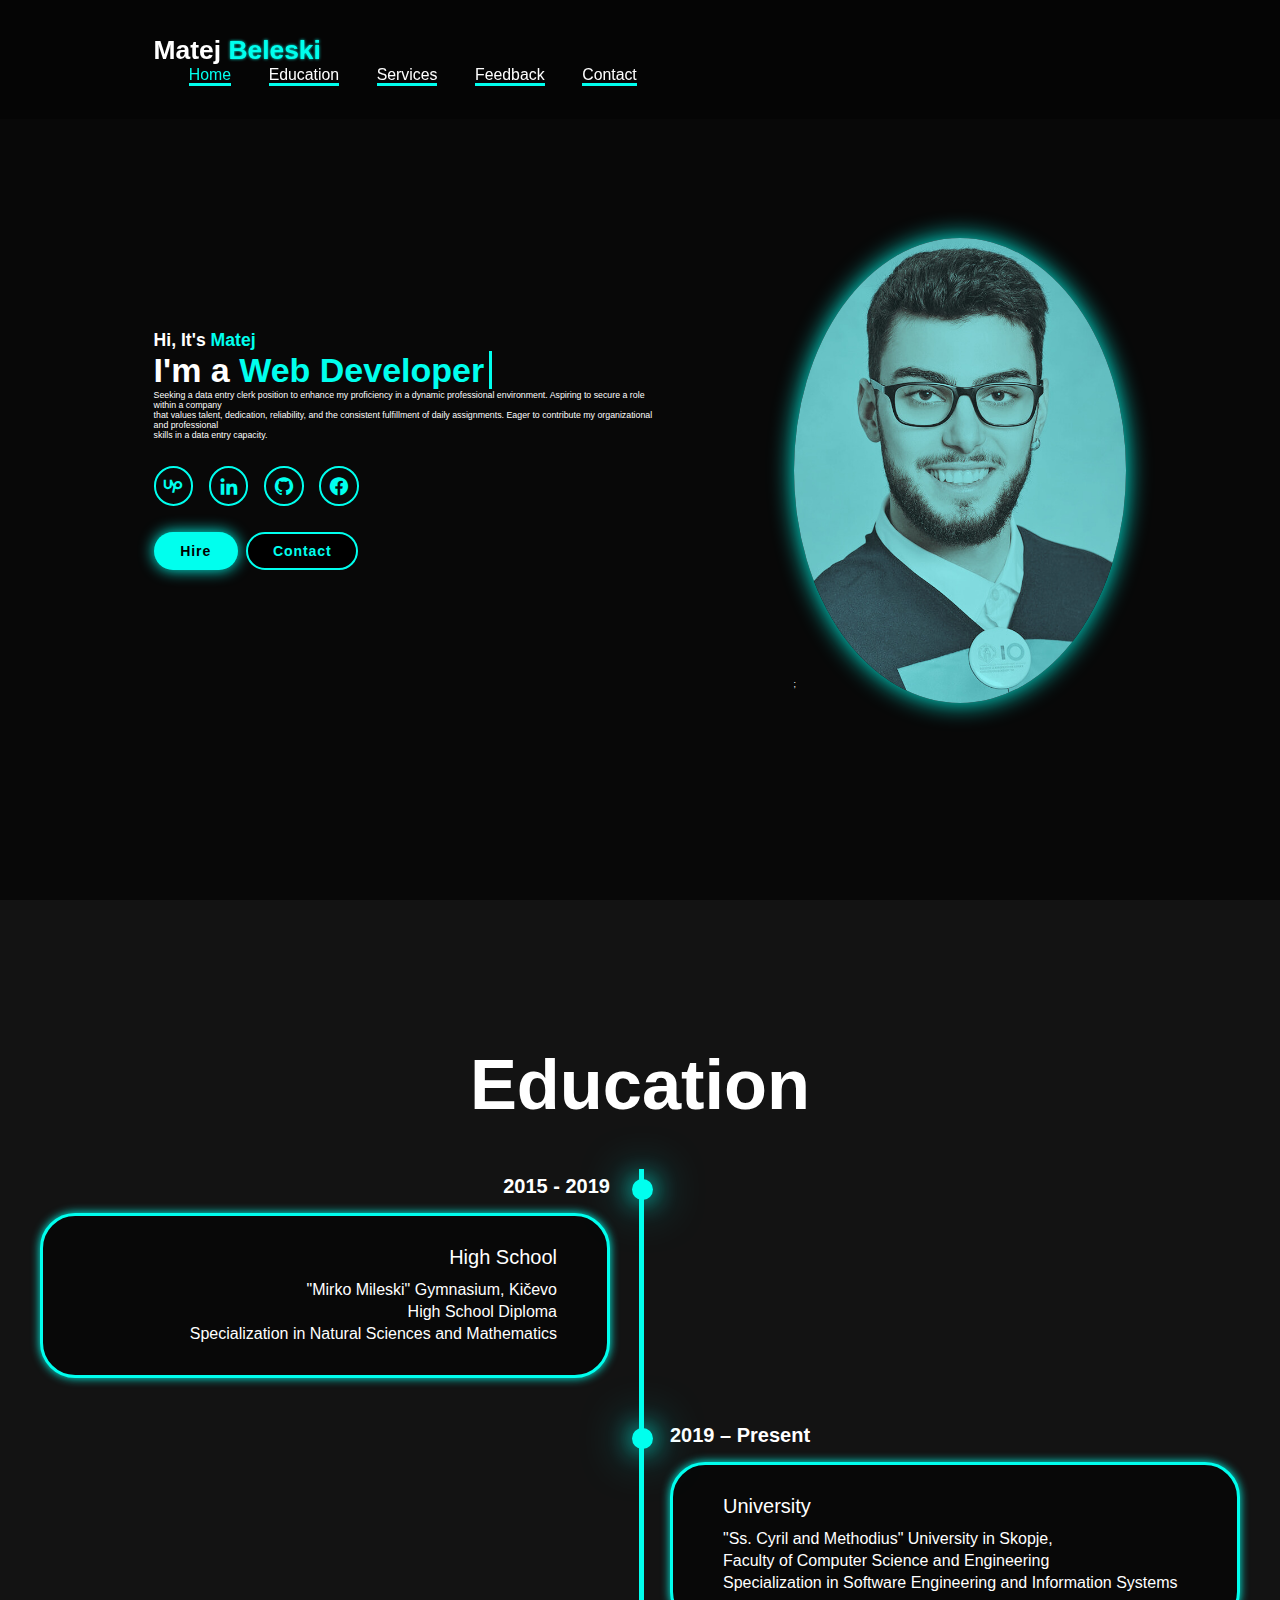
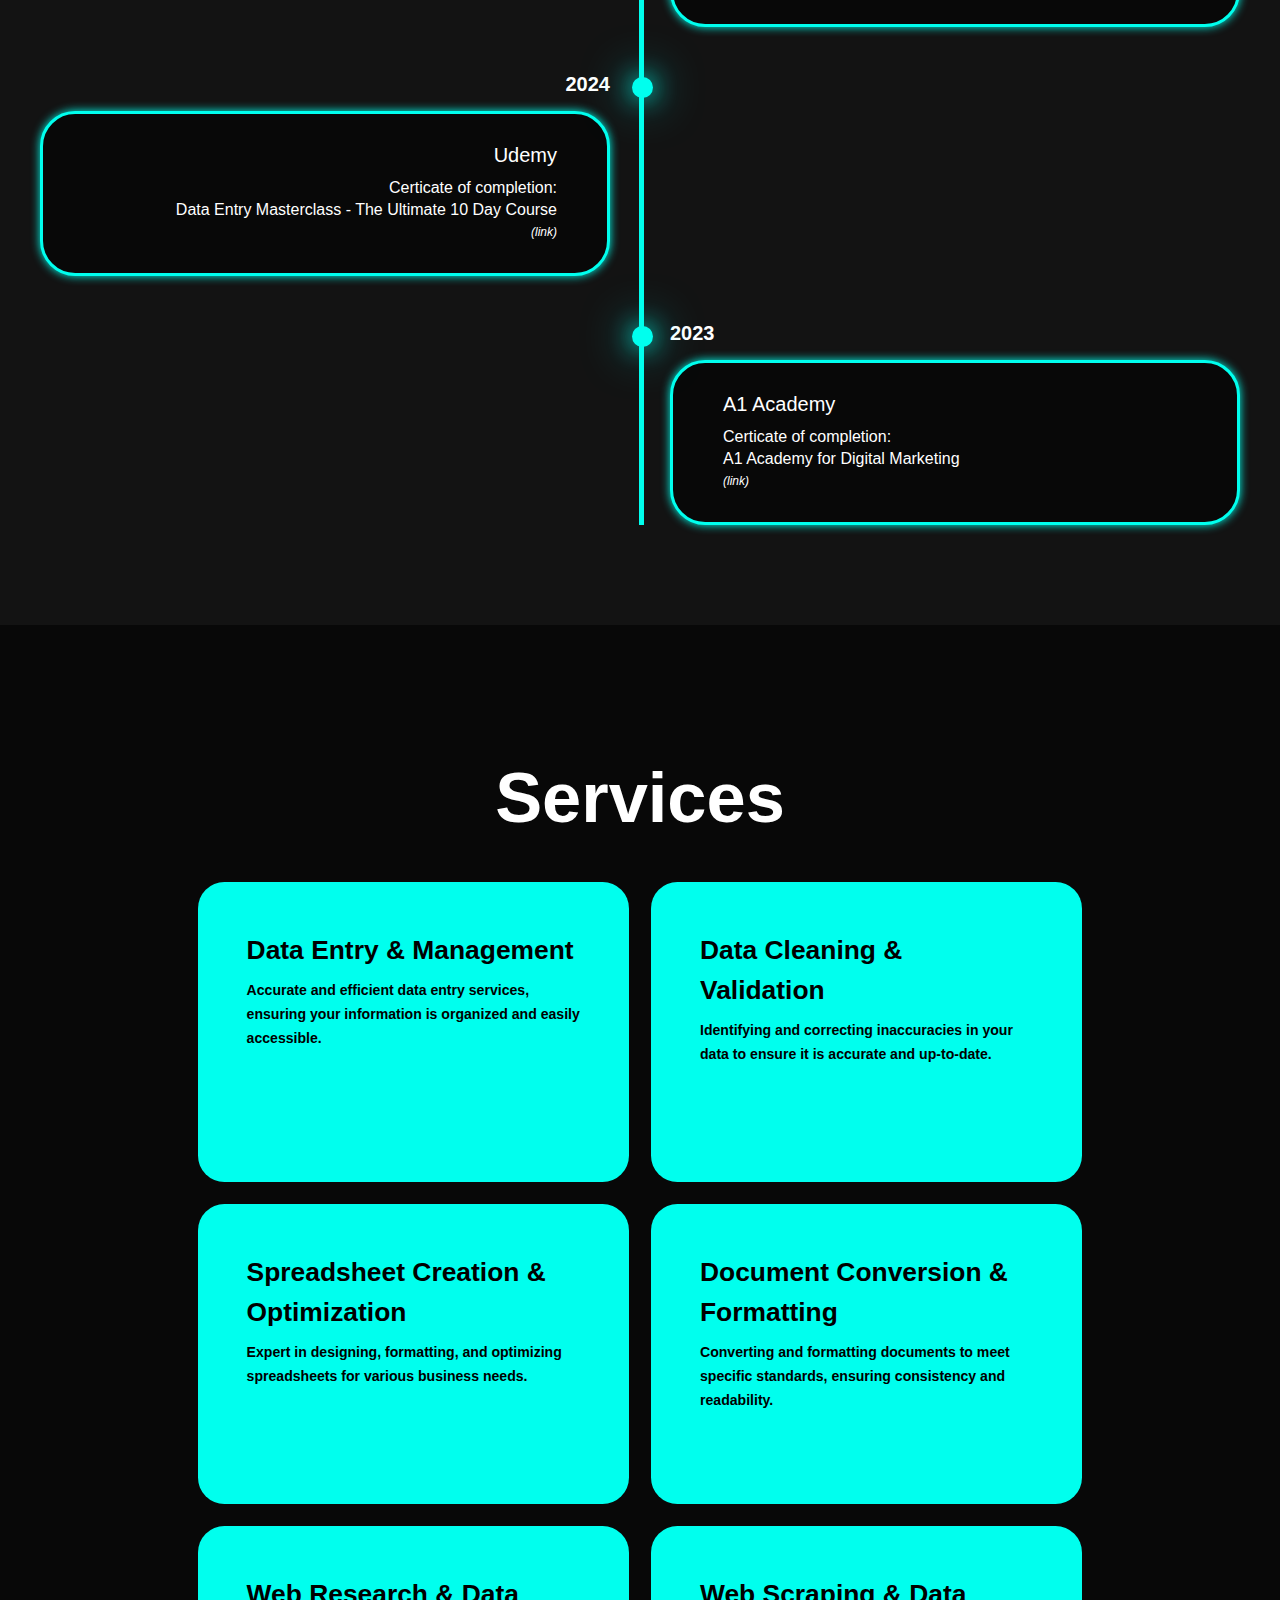
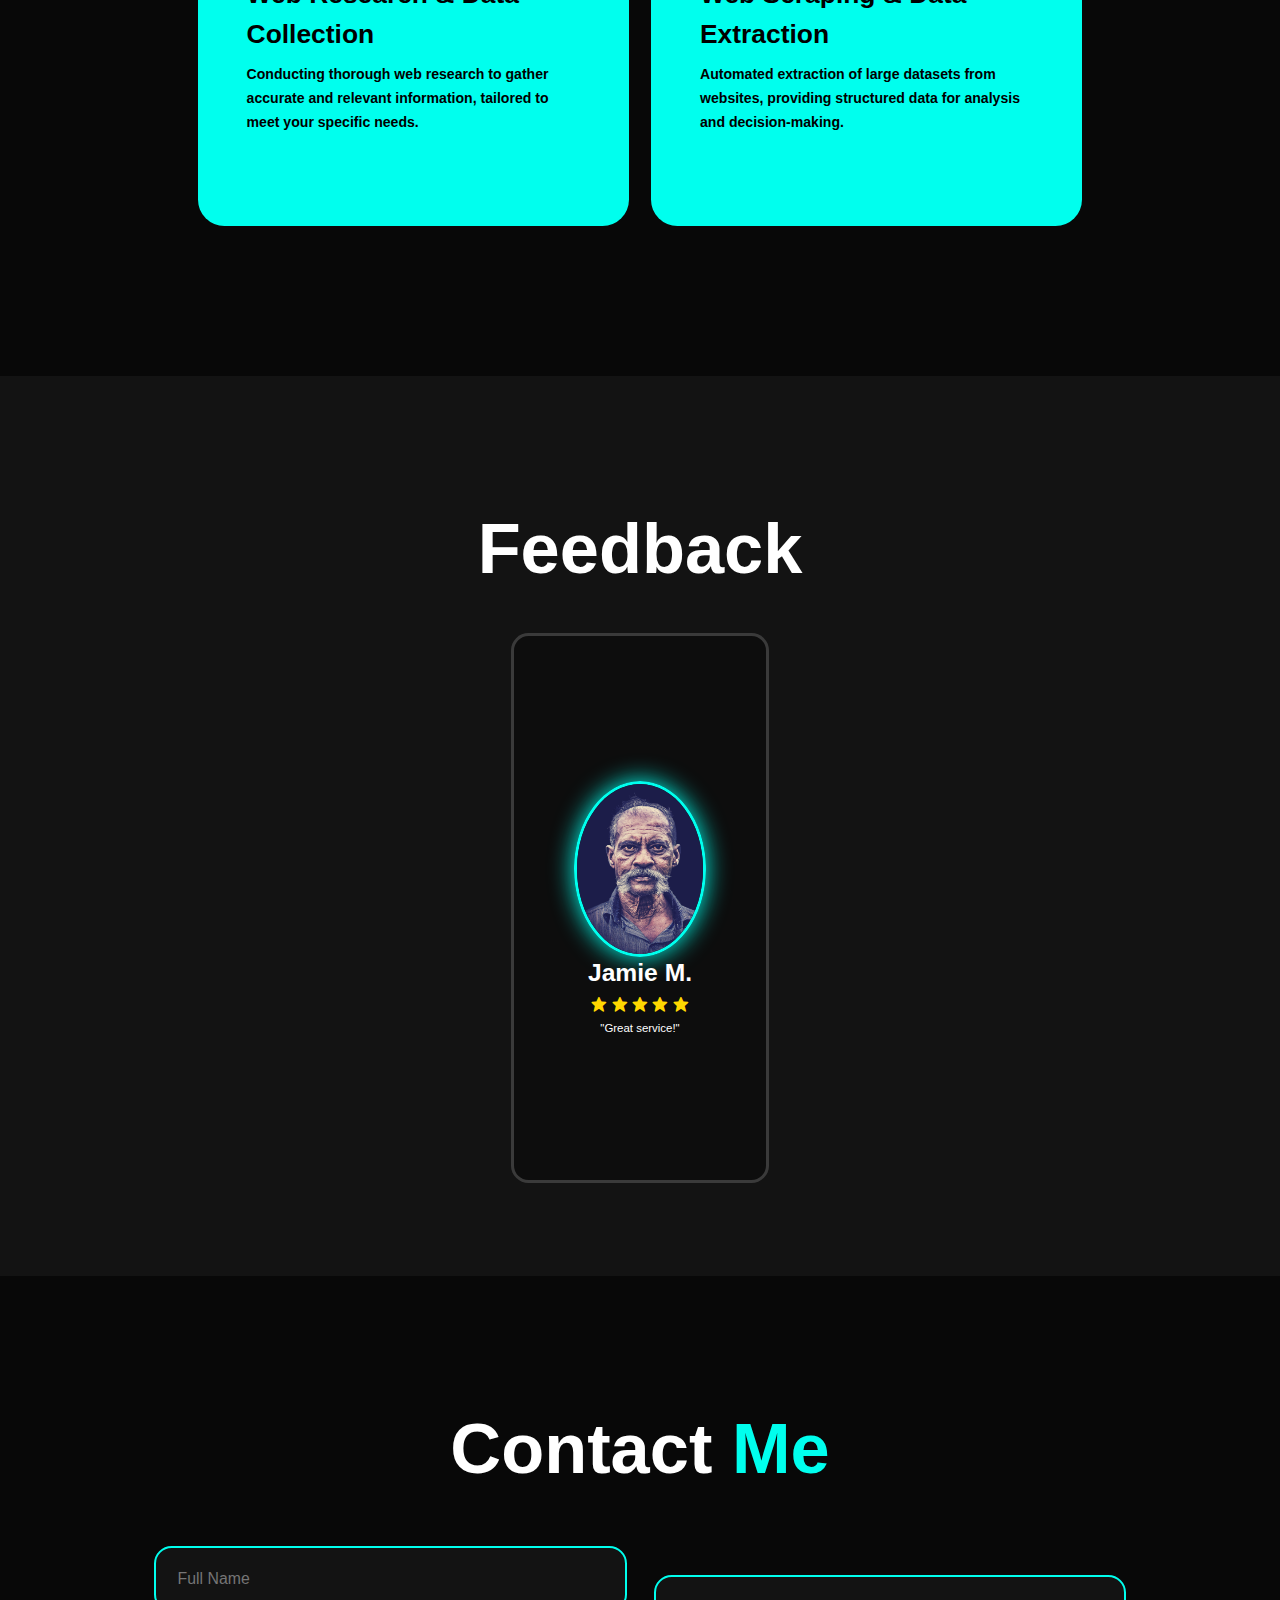
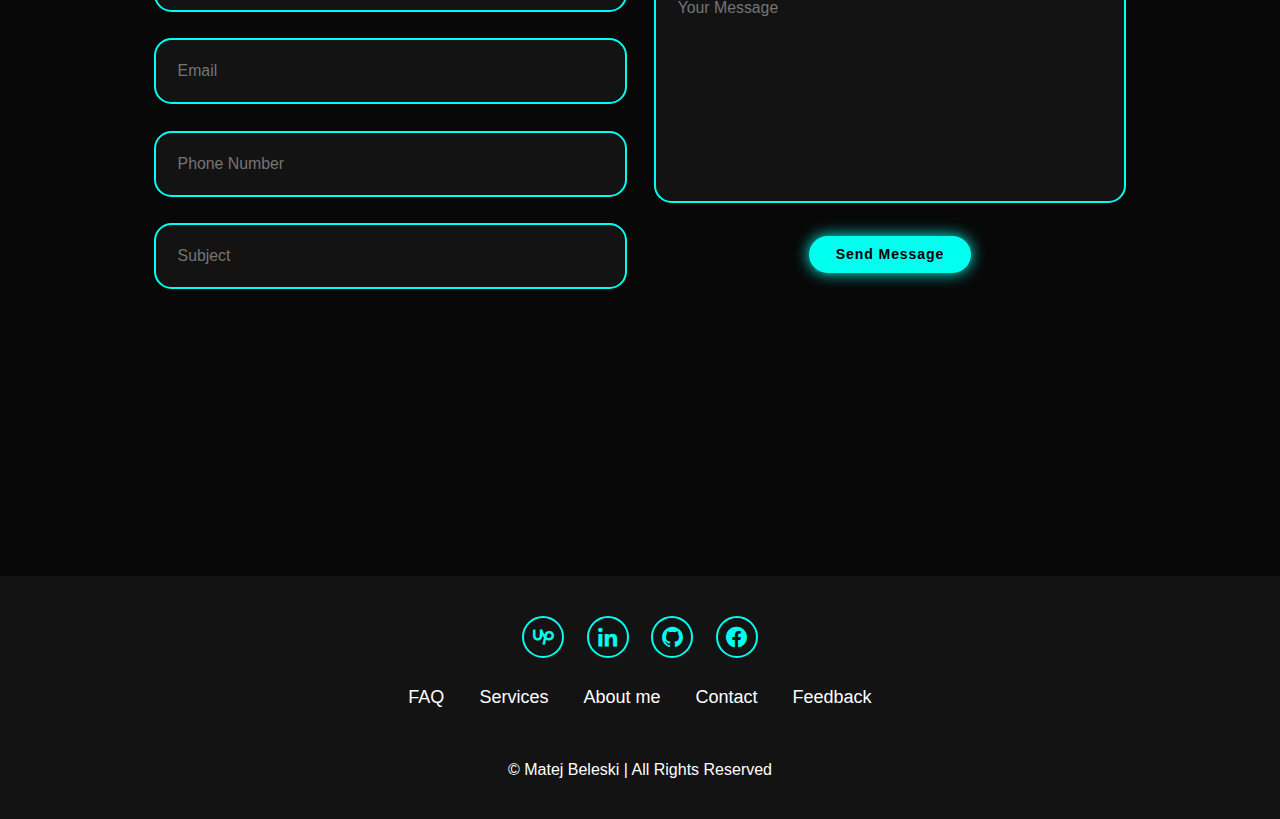
<file: index.html>
<!DOCTYPE html>
<html lang="en">

<head>
    <meta charset="UTF-8">
    <meta name="viewport" content="width=device-width, initial-scale=1.0">
    <title>Responsive Portfolio Website</title>
    <link rel="stylesheet" href="style.css">
    <link href='https://unpkg.com/boxicons@2.1.4/css/boxicons.min.css' rel='stylesheet'>

</head>

<body>

    <header class="header">
        <a href="#home" class="logo">Matej <span>Beleski</span></a>

        <i class='bx bx-menu' id="menu-icon"></i>

        <nav class="navbar">
            <a href="#home" class="active">Home</a>
            <a href="#education">Education</a>
            <a href="#services">Services</a>
            <a href="#testimonials">Feedback</a>
            <a href="#contact">Contact</a>
        </nav>
    </header>

    <section class="home" id="home">
        <div class="home-contet">
            <h1>Hi, It's <span>Matej</span></h1>
            <h3 class="text-animation">I'm a <span></span></h3>
            <p>Seeking a data entry clerk position to enhance my proficiency in a dynamic professional environment. 
                Aspiring to secure a role within a company <br>that values talent, dedication, reliability, and the consistent 
                fulfillment of daily assignments. Eager to contribute my organizational and professional <br>skills in a data 
                entry capacity. </p>

            <div class="social-icons">
                <a href="https://www.upwork.com/freelancers/matejbeleski" target="_blank"><i class='bx bxl-upwork'></i></a>
                <a href="https://www.linkedin.com/in/matej-beleski-653217213/" target="_blank"> <i class='bx bxl-linkedin'></i></a>
                <a href="https://github.com/matej46" target="_blank"><i class='bx bxl-github'></i></a>
                <a href="https://www.facebook.com/devet.deset.75/" target="_blank"><i class='bx bxl-facebook-circle' ></i></a>
               
            </div>

            <div class="btn-group">
                <a href="#" class="btn">Hire</a>
                <a href="#contact" class="btn">Contact</a>
            </div>
        </div>
        <div class="home-img">
            <img src='images/profilePhoto.png' alt="image 1">; 
        </div>

    </section>

    <section class="education" id="education">
        <h2 class="heading">Education</h2>

        <div class="timeline-items">
            <div class="timeline-item">
                <div class="timeline-dot"> </div>
                <div class="timeline-date"> 2015 - 2019 </div>
                <div class="timeline-content">
                    <h3>High School</h3>
                    <p>"Mirko Mileski" Gymnasium, Kičevo <br>
                        High School Diploma <br> Specialization in Natural Sciences and Mathematics </p>
                </div>
            </div>

            <div class="timeline-item">
                <div class="timeline-dot"></div>
                <div class="timeline-date">2019 – Present</div>
                <div class="timeline-content">
                    <h3>University</h3>
                    <p>"Ss. Cyril and Methodius" University in Skopje, <br>
                        Faculty of Computer Science and Engineering <br> Specialization in Software Engineering and
                        Information
                        Systems </p>
                </div>
            </div>

            <div class="timeline-item">
                 
                <div class="timeline-dot"></div>
                <div class="timeline-date">2024</div>
                <div class="timeline-content">
                   
                    <a href="https://drive.google.com/file/d/1epIaTg1kTBHjkSD5bGNSL1Wkho46uIlO/view" target="blank">
                        <h3>Udemy</h3>
                        <p>Certicate of completion:<br> Data Entry Masterclass - The Ultimate 10 Day Course </p>
                        <p id="link">(link)</p>
                    </a>
                </div>
            </div>

            <div class="timeline-item">
                 
                <div class="timeline-dot"></div>
                <div class="timeline-date">2023</div>
                <div class="timeline-content">
                   
                    <a href="https://drive.google.com/file/d/1XJHOYPVvoll1hGyyqi6rIE5AoOztRurR/view" target="blank">
                        <h3>A1 Academy</h3>
                        <p>Certicate of completion:<br> A1 Academy for Digital Marketing </p>
                        <p id="link">(link)</p>
                    </a>
                </div>
            </div>

            </div>
    </section>

    <section class="services" id="services">
        <h2 class="heading">Services</h2>

        <div class="services-container">
            <div class="service-box">
                <div class="service-info">
                    <h4>Data Entry & Management</h4>
                    <p>Accurate and efficient data entry services, ensuring your information is organized and easily accessible.</p>
                </div>
            </div>
            <div class="service-box">
                <div class="service-info">
                    <h4>Data Cleaning & Validation</h4>
                    <p>Identifying and correcting inaccuracies in your data to ensure it is accurate and up-to-date.</p>
                </div>
            </div>
            <div class="service-box">
                <div class="service-info">
                    <h4>Spreadsheet Creation & Optimization</h4>
                    <p>Expert in designing, formatting, and optimizing spreadsheets for various business needs.</p>
                </div>
            </div>
            <div class="service-box">
                <div class="service-info">
                    <h4>Document Conversion & Formatting</h4>
                    <p>Converting and formatting documents to meet specific standards, ensuring consistency and readability.</p>
                </div>
            </div>
            <div class="service-box">
                <div class="service-info">
                    <h4>Web Research & Data Collection</h4>
                    <p>Conducting thorough web research to gather accurate and relevant information, tailored to meet your specific needs.</p>
                </div>
            </div>
            <div class="service-box">
                <div class="service-info">
                    <h4>Web Scraping & Data Extraction</h4>
                    <p>Automated extraction of large datasets from websites, providing structured data for analysis and decision-making.</p>
                </div>
            </div>
        </div>
    </section>

    <section class="testimonials" id="testimonials">
        <div class="testimonials-box">
            <h2 class="heading">Feedback</h2>

            <div class="wrapper">
                <a class="feedback-link" href="https://drive.google.com/file/d/1ItY5YdXHIY2eIJr52Em-6KCDCrkXBM8A/view" target="_blank">
                    <div class="testimonial-item" >
                        <img src="images/feedbackPhoto1.jpg" alt="">
                        <h2>Jamie M.</h2>
                        <div class="rating">
                            <a href="https://photos.app.goo.gl/bAngwEvtuwapf2mU6" target="_blank">
                            <i class='bx bxs-star' id="star"></i>
                            <i class='bx bxs-star' id="star"></i>
                            <i class='bx bxs-star' id="star"></i>
                            <i class='bx bxs-star' id="star"></i>
                            <i class='bx bxs-star' id="star"></i>
                        </a>
                        </div>
                        <p>"Great service!"</p>
                    </div>
                </a>
            </div>
        </div>
    </section>

    <section class="contact" id="contact">
        <h2 class="heading">Contact <span>Me</span></h2>

        <form action="https://api.web3forms.com/submit" method="POST">
            <input type="hidden" name="access_key" value="eedac60c-c312-4635-b868-2d74a798ac71">
            <div class="input-group">
                <div class="input-box">
                    <input type="text" name="name" placeholder="Full Name" required>
                    <input type="email" name="email" placeholder="Email" required>
                </div>
                <div class="input-box">
                    <input type="number" name="phone" placeholder="Phone Number">
                    <input type="text" name="subject" placeholder="Subject" required>
                </div>
            </div>

            <div class="input-group-2">
                <textarea name="message" id="" cols="30" rows="10" placeholder="Your Message" required></textarea>
                <input type="submit" value="Send Message" class="btn">
            </div>
        </form>

    </section>


    <footer class="footer" id="footer">
        <div class="social">
            <a href="https://www.upwork.com/freelancers/matejbeleski" target="_blank"><i class='bx bxl-upwork'></i></a>
            <a href="https://www.linkedin.com/in/matej-beleski-653217213/" target="_blank"> <i class='bx bxl-linkedin'></i></a>
            <a href="https://github.com/matej46" target="_blank"><i class='bx bxl-github'></i></a>
            <a href="https://www.facebook.com/devet.deset.75/" target="_blank"><i class='bx bxl-facebook-circle' ></i></a>   
        </div>

        <ul class="list">
            <li>
                <a href="faq.html">FAQ</a>
            </li>

            <li>
                <a href="#services">Services</a>
            </li>

            <li>
                <a href="#home">About me</a>
            </li>

            <li>
                <a href="#contact">Contact</a>
            </li>

            <li>
                <a href="#testimonials">Feedback</a>
            </li>
        </ul>
        <p class="copyright">
            &#169 Matej Beleski | All Rights Reserved
        </p>
    </footer> 

        <script src="script.js"></script>
</body>

</html>
</file>
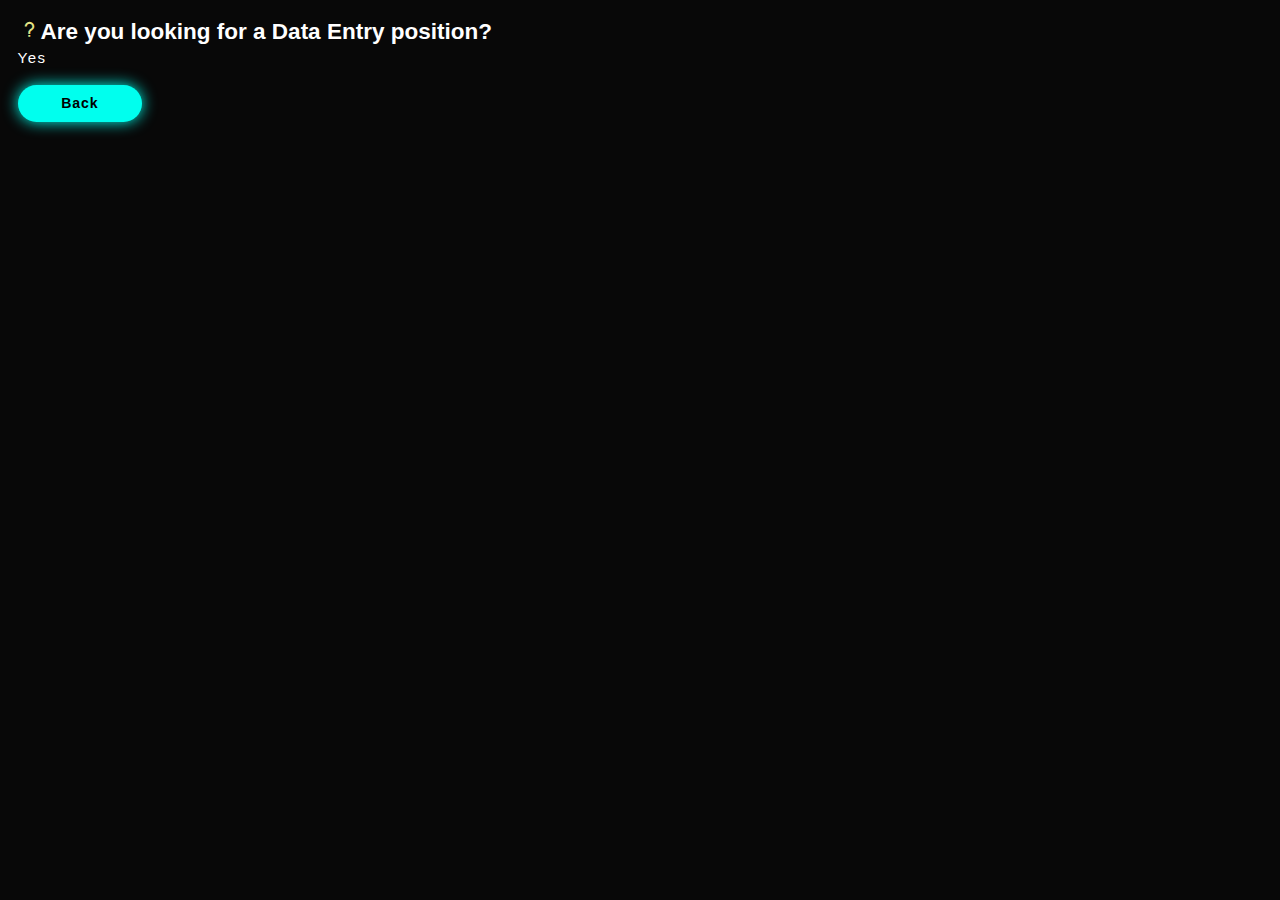
<file: faq.html>
<!DOCTYPE html>
<html lang="en">

<head>
    <meta charset="UTF-8">
    <meta name="viewport" content="width=device-width, initial-scale=1.0">
    <title>Responsive Portfolio Website</title>
    <link rel="stylesheet" href="style.css">
    <link href='https://unpkg.com/boxicons@2.1.4/css/boxicons.min.css' rel='stylesheet'>

</head>

<body>

<div class="faq">
<h2><i class='bx bx-question-mark'></i>Are you looking for a Data Entry position?</h2>
<p>Yes</p>

<button class="faqbutton" onclick="window.location.href='index.html#footer';">Back</button>

</div>
</body>
</file>
<file: style.css>
* {
    margin:0;
    padding: 0;
    box-sizing: border-box;
    text-decoration: none;
    border: none;
    outline: none;
    scroll-behavior: smooth;
    font-family: "Poppins", sans-serif;
}

:root{
    --bg-color: #080808;
    --second-bg-color: #131313;
    --text-color: white;
    --main-color: #00ffee;
}

html{
    font-size: 60%;
    overflow-x: hidden;
}

body{
    background: var(--bg-color);
    color: var(--text-color);
}

.header{
    position: fixed;
    top: 0;
    left: 0;
    width: 100%;
    padding: 4rem 12% 4rem;
    background: rgba(0, 0, 0, 0.3);
    backdrop-filter: blur(10px);
    justify-content: space-between;
    align-items: center;
    z-index: 5;
}

.logo {
    font-size: 3rem;
    color: var(--text-color);
    font-weight: 800;
    cursor:pointer;
    transition: 0.3s ease;
}
.logo:hover{
    transform: scale(1.1);
}
.logo span{
    text-shadow: 0 0 3px var(--main-color);
}

.navbar a{
    font-size: 1.8rem;
    color: var(--text-color);
    margin-left: 4rem;
    font-weight: 500;
    transition: 0.3s ease;
    border-bottom: 3px solid var(--main-color);
}

.navbar a:hover,
.navbar a.active{
    color: var(--main-color);
    border-bottom: 3px solid var(--main-color);
}

#menu-icon{
    font-size: 3.6rem;
    color: var(--main-color);
    display: none;
}

section {
    min-height: 100vh;
    padding: 10rem 12% 10rem;
    
}


.home{
    display:flex;
    align-items:center;
    justify-content: center;
    gap:15rem;

}

.home-content{
    display: flex;
    flex-direction: column;
    text-align: left;
    justify-content: center;

    margin-top: 3rem;
}

span{
    color: var(--main-color);

}
.logo span{
    color:var(--main-color)
}
.home-content h3{
    margin-bottom: 2rem;
    margin-top: 1rem;
    font-size: 3.5rem;
}

.home-content h1{
    font-size: 7rem;
    font-weight: 700;
    margin-top: 1.5rem;
    line-height: 1;

}
.home-img{
    border-radius: 50%;
}
.home-img img{
    position: relative;
    top: 3rem;
    width: 26vw;;
    border-radius: 50%;
    box-shadow: 0 0 25px var(--main-color);
    cursor: pointer;
    transition: 0.4s ease-in-out;
}

.home-img img:hover {
    box-shadow: 0 0 25px var(--main-color),
    0 0 50px var(--main-color),
    0 0 100px var(--main-color);
}

.home-content p{
    font-size: 1.5rem;
    font-weight: 500;
    line-height: 1.8;
    max-width: 1000px;
}
.social-icons a{
    display: inline-flex;
    justify-content: center;
    align-items: center;
    width: 4.5rem;
    height: 4.5rem;
    background: transparent;
    border: 2px solid var(--main-color);
    font-size: 2.5rem;
    border-radius: 50%;
    color: var(--main-color);
    margin: 3rem 1.5rem 3rem 0;
    transition: 0.3s ease-in-out;
}
.social-icons a:hover{
    color: var(--text-color);
    transform: scale(1.3)translateY(-5px);
    box-shadow: 0 0 25px var(--main-color);
    background-color: var(--main-color);
}
.btn {
    display:inline-block;
    
    padding: 1rem 2.8rem;
    background: var(--main-color); 
    box-shadow: 0 0 15px var(--main-color);
    border-radius: 4rem;
    font-size: 1.6rem;
    color: black;
    border: 2px solid transparent;
    letter-spacing: 0.1rem;
    font-weight: 600;
    transition: 0.3s ease-in-out;
    cursor: pointer;
}
.btn:hover{
    transform: scale(1.05);
    box-shadow: 0 0 50px var(--main-color);
}
.btn-group a:nth-of-type(2){
    margin-left: 0.7rem;
    background-color: black;
    color: var(--main-color);
    border: 2px solid var(--main-color);
    box-shadow: 0 0 25px transparent;
}
.btn-group a:nth-of-type(2):hover{
    box-shadow: 0 0 25px var(--main-color);
    background-color: var(--main-color);
    color: black;
    
}
.text-animation {
    font-size: 34px;
    font-weight: 600;
    min-width: 280px;
  
}
.text-animation span {
    position: relative;
}
.text-animation span::before {
    content: "Web Developer"; 
    color: var(--main-color);
    animation: words 20s infinite; 
}
.text-animation span::after {
    content: "";
    position: absolute;
    height: 100%;
    width: calc(100%+8px);
    background-color: var(--bg-color);
    border-left: 3px solid var(--main-color);
    right: -8px;
    animation: typing 20s steps(14) infinite;
}



/* @keyframes typing {
    0%, 10% {
        left: 0;
    }
    15%, 20% {
        left: calc(100% + 4px);
    }
    20%, 30% {
        left: 0;
    }
    35%, 40% {
        left: calc(100% + 4px);
    }
    40%, 50% {
        left: 0;
    }
    55%, 60% {
        left: calc(100% + 4px);
    }
    60%, 70% {
        left: 0;
    }
    75%, 80% {
        left: calc(100% + 4px);
    }
    80%, 90% {
        left: 0;
    }
    95%, 100% {
        left: calc(100% + 4px);
    }
} */

@keyframes typing {
    10%,
    15%,
    30%,
    35%,
    50%,
    55%,
    70%,
    75%,
    95%{
        width: 0;
    }
    5%,
    20%,
    25%,
    40%,
    45%,
    60%,
    65%,
    80%,
    85%{
        width: calc(100% + 8px);
    }
}

@keyframes words {
    0%, 20% {
        content: "Web Developer";
    }
    21%, 40% {
        content: "Web Researcher";
    }
    41%, 60% {
        content: "Data Entry Clerk";
    }
    61%, 80% {
        content: "Data Scraping Specialist";
    }
    81%, 100% {
        content: "Data Analyst";
    }
}

.heading {
    font-size: 8rem;
    text-align: center;
    margin: 5rem 0;
}
.education {
    padding: 100px 15px;
    background: var(--second-bg-color);
}
.education h2{
    margin-bottom: 5rem;
}
.timeline-items {
    max-width: 1200px;
    margin: auto;
    display: flex;
    flex-wrap: wrap;
    position: relative;
}
.timeline-items::before{
    content: "";
    position: absolute;
    width: 5px;
    height: 100%;
    background-color:var(--main-color);
    left: calc(50% - 1px);
}
.timeline-item{
    margin-bottom: 40px;
    width: 100%;
    position: relative;
}
.timeline-item:last-child{
    margin-bottom: 0;
}
.timeline-item:last-child{
    margin-bottom: 0;
}
.timeline-item:nth-child(odd){
    padding-right: calc(50% + 30px);
    text-align: right;
}
.timeline-item:nth-child(even){
    padding-left: calc(50% + 30px);
}
.timeline-dot{
    height: 21px;
    width: 21px;
    background-color: var(--main-color);
    box-shadow: 0 0 25px var(--main-color),
                0 0 50px var(--main-color);
    position: absolute;
    left: calc(50% - 8px);
    border-radius: 50%;
    top: 10px;

}
.timeline-date{
    font-size: 20px;
    font-weight: 800;
    color: white;
    margin: 6px 0 15px;
}
.timeline-content{
    background-color: var(--bg-color);
    border: 3px solid var(--main-color);
    padding: 30px 50px;
    border-radius: 4rem;
    box-shadow: 0 0 10px var(--main-color);
    cursor: pointer;
    transition: -.3s ease-in-out;
}
.timeline-content:hover{
    transform: scale(1.05);
    box-shadow: 0 0 25px var(--main-color);
}
.timeline-content h3{
    font-size: 20px;
    color: white;
    margin: 0 0 10px;
    font-weight: 500;
}
.timeline-content p{
    color: white;
    font-size: 16px;
    font-weight: 300;
    line-height: 22px;
}

::-webkit-scrollbar{
    width: 15px;
}
::-webkit-scrollbar-thumb{
    background-color: var(--main-color);
}
::-webkit-scrollbar-track{
    background-color: var(--bg-color);
    width: 50px;
}

.services{
    background: var(--bg-color);
    color: black;
}
.services h2{
    margin-bottom: 5rem;
    color: white;
}
.services-container{
    display: grid;
    grid-template-columns: repeat(2,1fr);
    align-items: center;
    gap: 2.5rem;
}
.service-box{
    background-color: var(--main-color);
    height: 300px;
    border-radius: 3rem;
    border: 5px solid transparent;
    cursor: pointer;
    transition: 0.4s ease-in-out;
}
.service-box:hover{
    background: white;
    color: black;
    border: 5px solid var(--main-color);
    transform: scale(1.03);
}
.service-box .service-info{
    display: flex;
    flex-direction: column;
    text-align: left;
    max-height: 200px;
    justify-content: left;
    align-items: baseline;
    padding: 5rem 5rem;
}
.service-info h4{
    font-size: 3rem;
    font-weight: 800;
    line-height: 1.5;
    margin-bottom: 1rem;
}
.service-info p{
    font-size: 1.6rem;
    font-weight: 600;
    max-height: 100;
    line-height: 1.7;
    margin: auto;
}
.testimonials{
    background: var(--second-bg-color);
}
.testimonials-box{
    background-size: cover;
    display: flex;
    align-items: center;
    justify-content: center;
    flex-direction: column;
}
.testimonials .heading{
    margin-bottom: 5rem;
}
.testimonials-box img{
    width: 15rem;
    height: 20rem;
    border-radius: 50%;
    border: 3px solid var(--main-color);
    box-shadow: 0 0 25px var(--main-color);
}
.wrapper{
    display: grid;
    grid-template-columns: repeat(3,1fr);
    gap: 3rem;
}
.testimonial-item{
    min-height: 550px;
    max-width: 450px;
    background: rgba(0, 0, 0, 0.3);
    border: 3px solid rgba(238, 238, 238, 0.2);
    border-radius: 2rem;
    margin: 0 2rem;
    padding: 30px 60px;
    cursor: pointer;
    display: flex;
    flex-direction: column;
    align-items: center;
    justify-content: center;
    text-align: center;
    gap: 1rem;
    color: white;
    transition: 0.4s ease-in-out;
}
.testimonial-item:hover{
    border: 3px solid var(--main-color);
    transform: translateY(-10px)scale(1.03);
    box-shadow: 0 0 50px var(--main-color);
}
.testimonial-item h2{
    font-size: 2.8rem;
}
.testimonial-item p{
    font-size: 1.3rem;
}
#star{
    color: gold;
    font-size: 2rem;
}

.feedback-link h2 {
    color: white;
}
.contact{
    background-color: var(--bg-color);
}
.contact h2{
    margin-bottom: 3rem;
    color: white;
}
.contact form{
    display: flex;
    align-items: center;
    justify-content: center;
    gap: 3rem;
    margin: 5rem auto;
    text-align: center;
}
.contact form .input-box{
    display: flex;
    justify-content: center;
    flex-wrap: wrap;
}
.contact form .input-box input,
.contact form textarea{
    width: 100%;
    padding: 2.5rem;
    font-size: 1.8rem;
    color: var(--text-color);
    background: var(--second-bg-color);
    border-radius: 2rem;
    border: 2px solid var(--main-color);
    margin: 1.5rem 0;
    resize: none;
}
.faqbutton{
    display:inline-block;
    width: 10%;
    padding: 1rem 2.8rem;
    background: var(--main-color); 
    box-shadow: 0 0 15px var(--main-color);
    border-radius: 4rem;
    font-size: 1.6rem;
    color: black;
    border: 2px solid transparent;
    letter-spacing: 0.1rem;
    font-weight: 600;
    transition: 0.3s ease-in-out;
    cursor: pointer;
    margin: 1.5rem 0;
    
}
.faqbutton:hover{
    transform: scale(1.05);
    box-shadow: 0 0 50px var(--main-color);
}
.faq{
    display: flex;
    flex-direction: column;
    margin: 2rem;
    line-height: 3rem;
    font-size: 15px;
}
.faq p{
    letter-spacing: 1.5px;
}
.bx-error{
    color: red;
}
.bx-question-mark{
    color: rgb(228, 228, 134);
}
.contact form .input-box input:focus,
.contact form textarea:focus{
    border: 2px solid white;
    border-radius: 2rem;
    transform: translateY(-10px)scale(1.03);
}
.contact form .btn{
    margin-top: 2rem;
}
.footer {
    position: relative;
    bottom: 0;
    width: 100%;
    padding: 40px 0;
    background-color: var(--second-bg-color);
}
.footer .social{
    text-align: center;
    padding-bottom: 25px;
    color: var(--main-color);
}
.footer .social a{
    font-size: 25px;
    color: var(--main-color);
    border: 2px solid var(--main-color);
    width: 42px;
    height: 42px;
    line-height: 42px;
    display: inline-block;
    text-align: center;
    border-radius: 50%;
    margin: 0 10px;
    transition: 0.3s ease-in-out;
}
.footer .social a:hover{
    transform: scale(1.2)translateY(-10px);
    background-color: var(--main-color);
    color: black;
    box-shadow: 0 0 25px var(--main-color);
}
.footer ul{
    margin-top: 0;
    padding: 0;
    font-size: 18px;
    line-height: 1.6;
    margin-bottom: 0;
    text-align: center;
}
.footer ul li a{
    color: white;
    border-bottom: 3px solid transparent;
    transition: 0.3s ease-in-out
}
.footer ul li a:hover{
    border-bottom: 3px solid var(--main-color);
}
.footer ul li{
    display: inline-block;
    padding: 0 15px;
}
.footer .copyright{
    margin-top: 50px;
    text-align: center;
    font-size: 16px;
    color: white;
}

@media (max-width: 1285px){
    html{
        font-size: 55%;
    }
    .services-container{
        padding-bottom: 7rem;
        grid-template-columns: repeat(2,1fr);
        margin: 0 5rem;
    }
}
@media(max-width: 991px){
    header{
        padding: 2rem 3%;
    }
    section{
        padding: 10rem 3% 2rem;
    }
    .timeline-items::before{
        left:7px;
    }
    .timeline-item:nth-child(odd){
        padding: 0;
        text-align: left;
    }
    .timeline-item:nth-child(odd),
    .timeline-item:nth-child(even){
        padding-left: 37px;
    }
    .timeline-dot{
        left:0;
    }
    .services{
        padding-bottom: 7rem;
    }
    .testimonials .wrapper{
        grid-template-columns: repeat(1,1fr);
    }
    .contact form{
        flex-direction: column;
    }
    .footer{
        padding: 2rem 3%;
    }
}
@media(max-width: 895px){
    #menu-icon{
        display: block;
    }
    .navbar{
        position:absolute;
        top:100%;
        right: 0;
        width: 50%;
        padding: 1rem 3%;
        background: rgba(0, 0, 0, 0.7);
        backdrop-filter:blur(20px);
        border-bottom-left-radius: 2rem;
        border-left: 2px solid var(--main-color);
        border-bottom: 2px solid var(--main-color);
        display:none;
    }
    .navbar.active{
        display: block;
    }
    .navbar a{
        display: block;
        font-size: 2rem;
        margin: 3rem 0;
        color: white;
    }
    .home{
        flex-direction: column-reverse;
        margin: 5rem 4rem;
    }
    .home-contect h3{
        font-size: 2.6rem;
    }
    .home content h1{
        font-size: 8rem;
        margin-top: 3rem;
    }
    .home-content p{
        max-width: 600px;
        margin: 0 auto;
    }
    .home-img img{
        width: 56vw;
    }
    .services h2{
        margin-bottom: 3rem;
    }
    .services-container{
        grid-template-columns: repeat(1,1fr);
    }
}

#link {
    font-size: 12px;
    font-style: italic;
}
</file>
